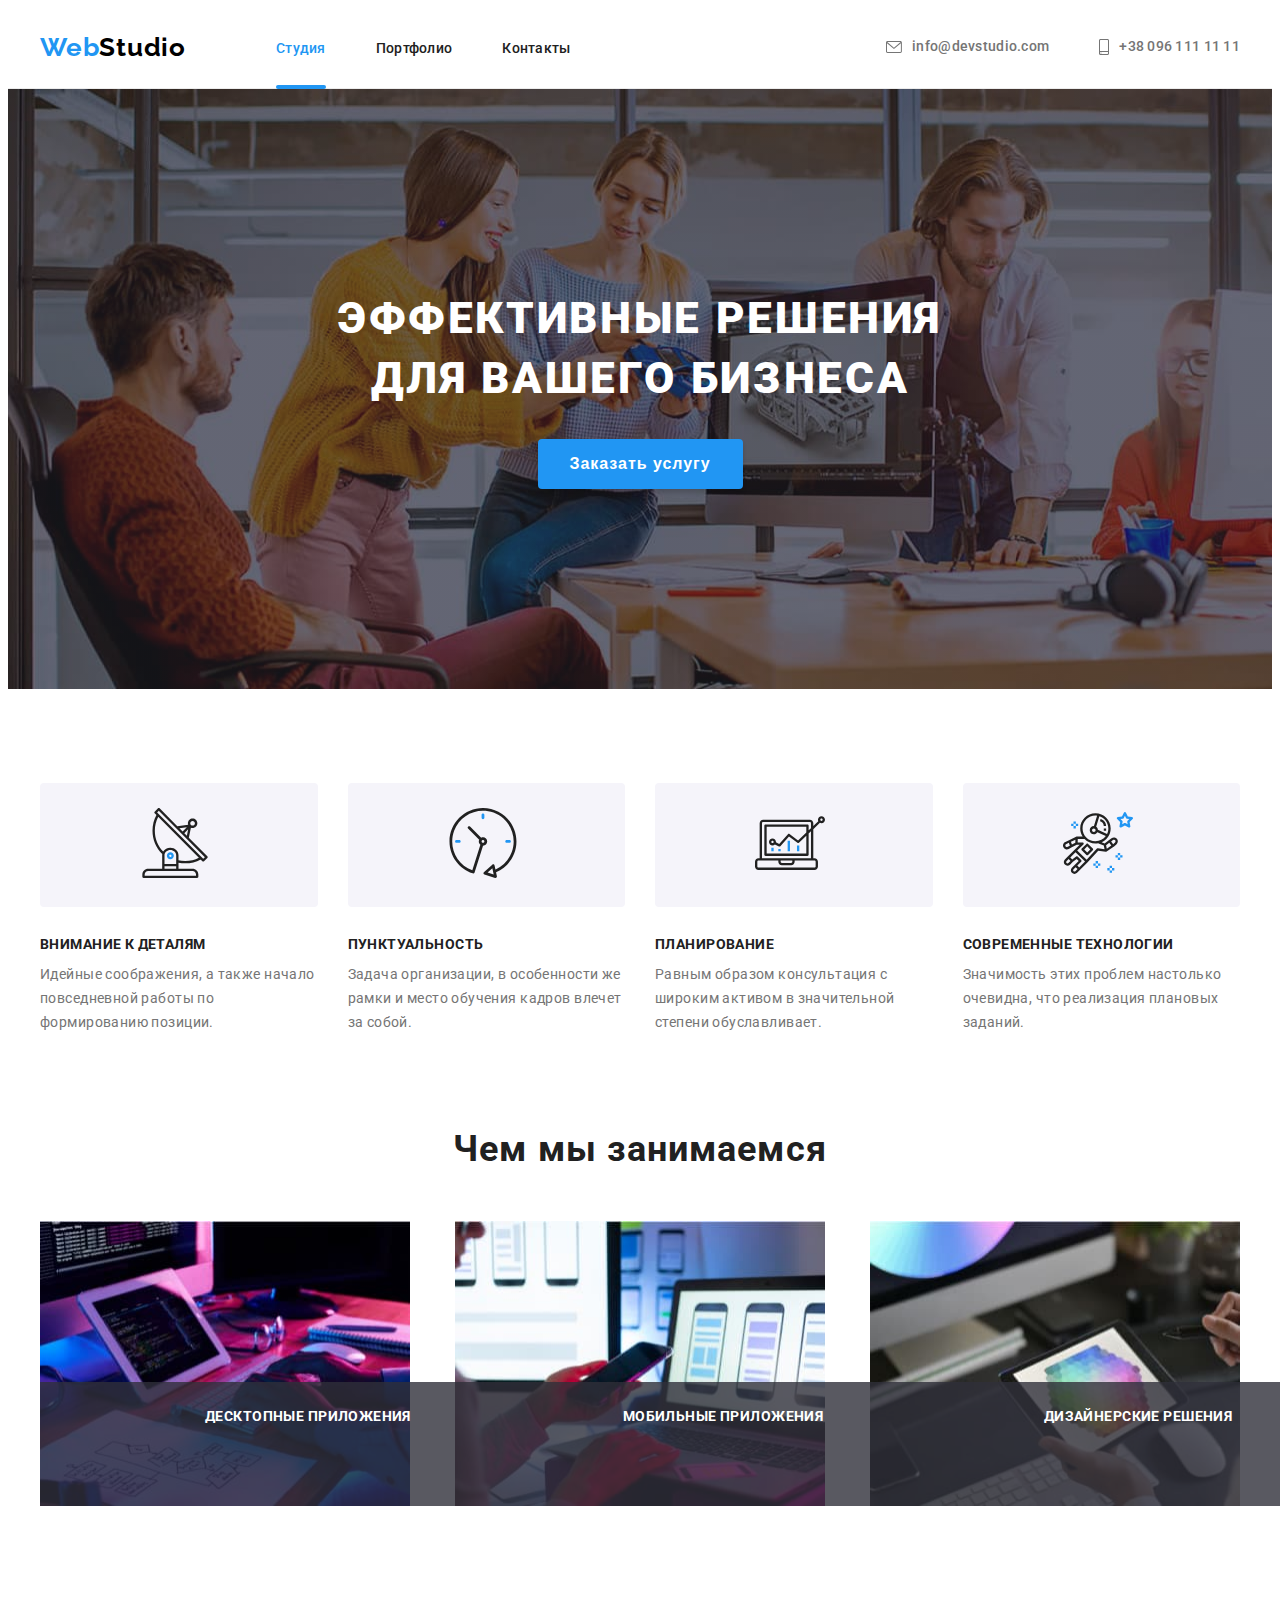
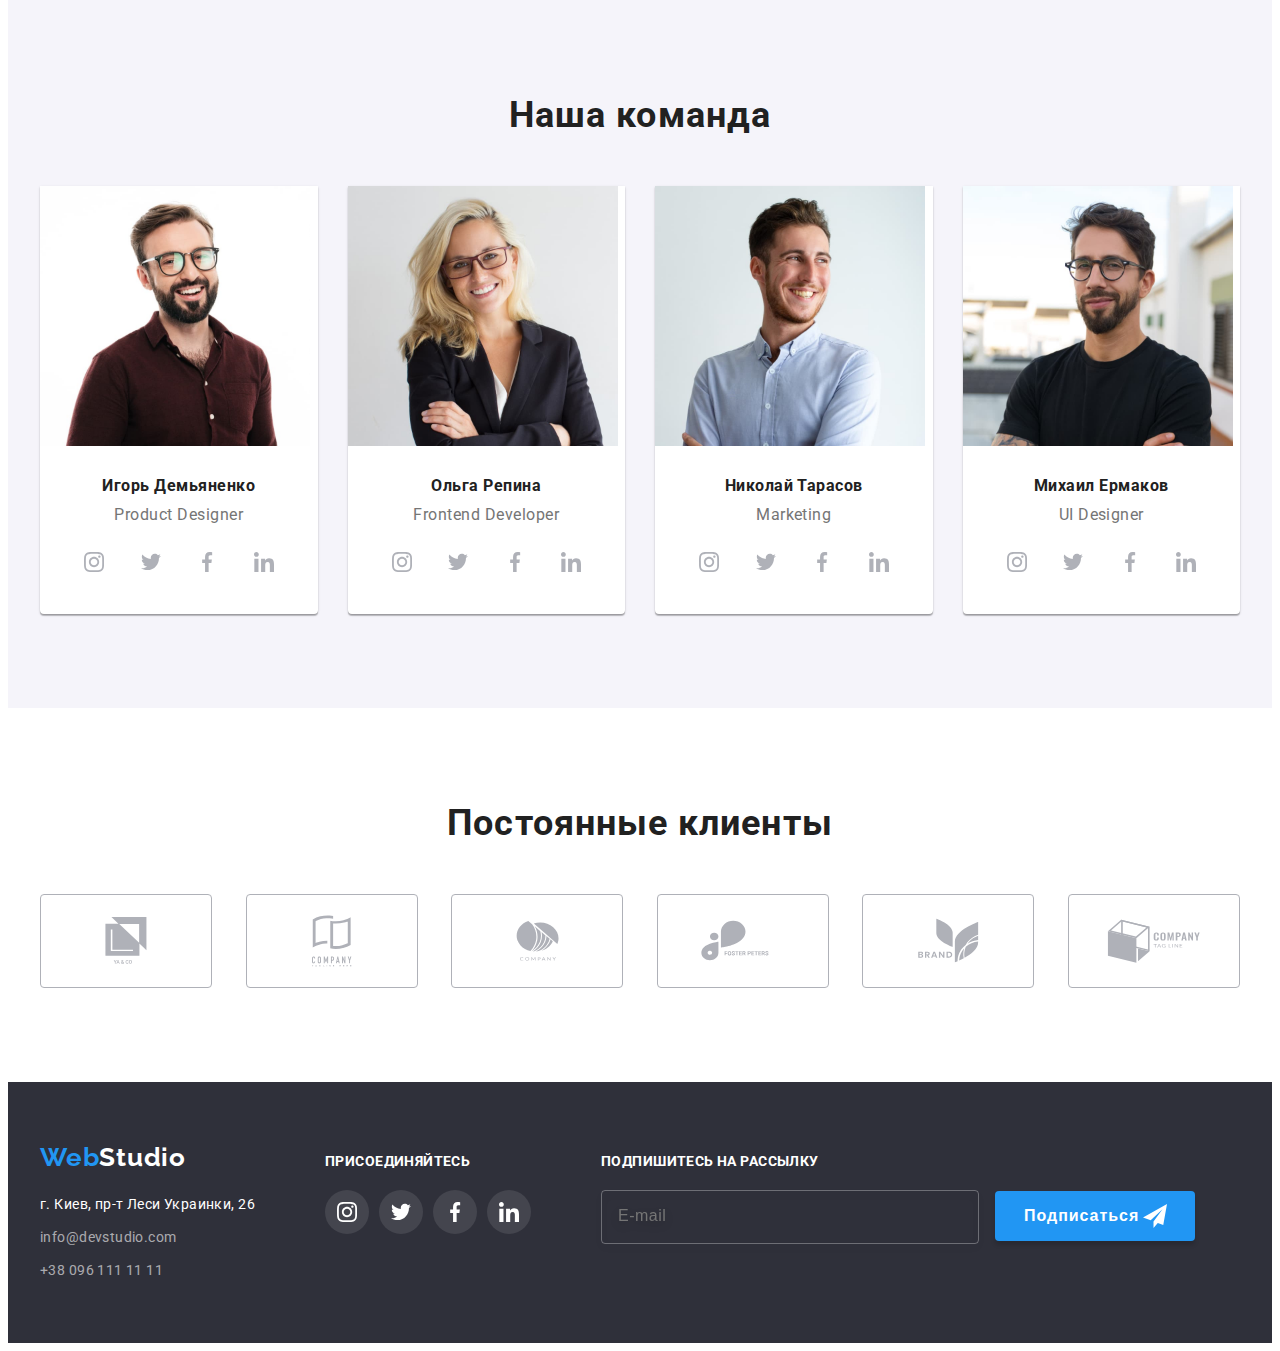
<file: index.html>
<!DOCTYPE html>
<html lang="ru">
  <head>
    <meta charset="UTF-8" />
    <meta http-equiv="X-UA-Compatible" content="IE=edge" />
    <meta name="viewport" content="width=device-width, initial-scale=1.0" />
    <title>WebStudio</title>
    <link rel="preconnect" href="https://fonts.gstatic.com" />
    <link
      href="https://fonts.googleapis.com/css2?family=Oleo+Script&family=Raleway:wght@700&family=Roboto:wght@400;500;700;900&display=swap"
      rel="stylesheet"
    />
    <link rel="stylesheet" href="https://cdnjs.cloudflare.com/ajax/libs/modern-normalize/1.1.0/modern-normalize.min.css"
      integrity="sha512-wpPYUAdjBVSE4KJnH1VR1HeZfpl1ub8YT/NKx4PuQ5NmX2tKuGu6U/JRp5y+Y8XG2tV+wKQpNHVUX03MfMFn9Q=="
      crossorigin="anonymous" referrerpolicy="no-referrer" />
    <link rel="stylesheet" href="./css/main.min.css" />
  </head>

  <body>
    <!-- HEADER-->
      <header class="header">
        <div class="container header__container">
          <nav class="navigation">
            <a class="logo header__logo link" href="./"><span class="logo__accent">Web</span>Studio</a>
            <ul class="site-nav-list list">
              <li class="site-nav-list__item">
                <a class="site-nav-list__link site-nav-list__link_current link" href="./index.html">Студия</a>
              </li>
              <li class="site-nav-list__item">
                <a class="site-nav-list__link link" href="./portfolio.html">Портфолио</a>
              </li>
              <li class="site-nav-list__item">
                <a class="site-nav-list__link link" href="#">Контакты</a>
              </li>
            </ul>
          </nav>
          <ul class="contacts-list list">
            <li class="contacts-list__items">
              <a class="contacts-list__mail-contact link contact-icons" href="mailto:info@devstudio.com">
                <svg class="contacts-list__icon" width="16" height="12">
                <use href="./images/sprite.svg#icon-envelope"></use>
              </svg>info@devstudio.com</a>
            </li>
            <li class="contacts-list__items">
              <a class="contacts-list__tel-link link contact-icons" href="tel:+380961111111">
                <svg class="contacts-list__icon" width="10" height="16">
                <use href="./images/sprite.svg#icon-smartphone"></use>
              </svg>+38 096 111 11 11</a>
            </li>
          </ul>
        </div>
      </header>
    
    

    <main>
      <!-- HERO-->
      <section class="main-section">
      <div class="container">
        <h1 class="hero-title">Эффективные решения для вашего бизнеса</h1>
        <button class="modal-btn" type="button" data-modal-open>Заказать услугу</button>
      </div>
      </section>

      <!-- ADVANTAGES-->
      <section class="section advantages__section">
        <div class="container">
        <h2 class="visually-hidden">Наши преимущества</h2>
        <ul class="advantages-list list">
          <li class="advantages-list__items">
            <div class="advantages-list__icons">
              <svg width="70" height="70">
                <use href="./images/sprite.svg#icon-antenna"></use>
              </svg>
            </div>
            <h3 class="secondary-titles advantages-list__title">Внимание к деталям</h3>
            <p class="advantages-list__description">
              Идейные соображения, а также начало повседневной работы по
              формированию позиции.
            </p>
          </li>
          <li class="advantages-list__items">
            <div class="advantages-list__icons">
              <svg width="70" height="70">
                <use href="./images/sprite.svg#icon-clock"></use>
              </svg>
            </div>
            <h3 class="secondary-titles advantages-list__title">Пунктуальность</h3>
            <p class="advantages-list__description">
              Задача организации, в особенности же рамки и место обучения кадров
              влечет за собой.
            </p>
          </li>
          <li class="advantages-list__items">
            <div class="advantages-list__icons">
              <svg width="70" height="70">
                <use href="./images/sprite.svg#icon-diagram"></use>
              </svg>
            </div>
            <h3 class="secondary-titles advantages-list__title">Планирование</h3>
            <p class="advantages-list__description">
              Равным образом консультация с широким активом в значительной
              степени обуславливает.
            </p>
          </li>
          <li class="advantages-list__items">
            <div class="advantages-list__icons">
              <svg width="70" height="70">
                <use href="./images/sprite.svg#icon-astronaut"></use>
              </svg>
            </div>
            <h3 class="secondary-titles advantages-list__title">Современные технологии</h3>
            <p class="advantages-list__description">
              Значимость этих проблем настолько очевидна, что реализация
              плановых заданий.
            </p>
          </li>
        </ul>
        </div>
      </section>
      

      <!--ABOUT-->
      <section class="section about-section">
        <div class="container">
        <h2 class="title">Чем мы занимаемся</h2>
        <ul class="images-list list">
          <li class="about-list items">
            <img
              class="image-list"
              src="./images/box1.jpg"
              alt="мужчина печатает код на ноутбуке"
              width="370"
              height="285"
            />
            <p class="about-overlay">десктопные приложения</p>
          </li>
          <li class="about-list items">
            <img
              class="image-list"
              src="./images/box2.jpg"
              alt="синхронизация телефона с ноутбуком"
              width="370"
              height="285"
            />
            <p class="about-overlay">мобильные приложения</p>
          </li>
          <li class="about-list items">
            <img
              class="image-list"
              src="./images/box3.jpg"
              alt="веб-рисунок с помощью планшета"
              width="370"
              height="285"
            />
            <p class="about-overlay">дизайнерские решения</p>
          </li>
        </ul>
      </div>
      </section>

      <!--TEAM-->
      <section class="team-list section">
        <div class="container">
        <h2 class="team-list-title">Наша команда</h2>
        <ul class="photos-list list">
          <li class="photo-items">
            <img
              class="photo-list"
              src="./images/Fotos/igor.jpg"
              alt="Игорь Демьяненко"
              width="270"
              height="260"
            />
            <h3 class="secondary-titles name-list">Игорь Демьяненко</h3>
            <p class="job-desc" lang="en">Product Designer</p>
              <ul class="social-list">
                <li class="social-link-list list">
                  <a class="social-links link" href="#">
                    <svg class="sl-icons-list" width="20" height="20">
                      <use class="social-items" href="./images/sprite.svg#icon-instagram"></use>
                    </svg>
                  </a>
                </li>
                <li class="social-link-list list">
                  <a class="social-links link" href="#">
                    <svg class="sl-icons-list" width="20" height="20">
                      <use class="social-items" href="./images/sprite.svg#icon-twitter"></use>
                    </svg>
                  </a>
                </li>
                <li class="social-link-list list">
                  <a class="social-links link" href="#">
                    <svg class="sl-icons-list" width="20" height="20">
                      <use class="social-items" href="./images/sprite.svg#icon-facebook"></use>
                    </svg>
                  </a>
                </li>
                <li class="social-link-list list">
                  <a class="social-links link" href="#">
                    <svg class="sl-icons-list" width="20" height="20">
                      <use class="social-items" href="./images/sprite.svg#icon-linkedin"></use>
                    </svg>
                  </a>
                </li>
              </ul>
          </li>
          <li class="photo-items">
            <img
              class="photo-list"
              src="./images/Fotos/olga.jpg"
              alt="Ольга Репина"
              width="270"
              height="260"
            />
            <h3 class="secondary-titles name-list">Ольга Репина</h3>
            <p class="job-desc" lang="en">Frontend Developer</p>
            <ul class="social-list">
              <li class="social-link-list list">
                <a class="social-links link" href="#">
                  <svg class="sl-icons-list" width="20" height="20">
                    <use class="social-items" href="./images/sprite.svg#icon-instagram"></use>
                  </svg>
                </a>
              </li>
              <li class="social-link-list list">
                <a class="social-links link" href="#">
                  <svg class="sl-icons-list" width="20" height="20">
                    <use class="social-items" href="./images/sprite.svg#icon-twitter"></use>
                  </svg>
                </a>
              </li>
              <li class="social-link-list list">
                <a class="social-links link" href="#">
                  <svg class="sl-icons-list" width="20" height="20">
                    <use class="social-items" href="./images/sprite.svg#icon-facebook"></use>
                  </svg>
                </a>
              </li>
              <li class="social-link-list list">
                <a class="social-links link" href="#">
                  <svg class="sl-icons-list" width="20" height="20">
                    <use class="social-items" href="./images/sprite.svg#icon-linkedin"></use>
                  </svg>
                </a>
              </li>
            </ul>
          </li>
          <li class="photo-items">
            <img
              class="photo-list"
              src="./images/Fotos/nikolai.jpg"
              alt="Николай Тарасов"
              width="270"
              height="260"
            />
            <h3 class="secondary-titles name-list">Николай Тарасов</h3>
            <p class="job-desc" lang="en">Marketing</p>
            <ul class="social-list">
              <li class="social-link-list list">
                <a class="social-links link" href="#">
                  <svg class="sl-icons-list" width="20" height="20">
                    <use class="social-items" href="./images/sprite.svg#icon-instagram"></use>
                  </svg>
                </a>
              </li>
              <li class="social-link-list list">
                <a class="social-links link" href="#">
                  <svg class="sl-icons-list" width="20" height="20">
                    <use class="social-items" href="./images/sprite.svg#icon-twitter"></use>
                  </svg>
                </a>
              </li>
              <li class="social-link-list list">
                <a class="social-links link" href="#">
                  <svg class="sl-icons-list" width="20" height="20">
                    <use class="social-items" href="./images/sprite.svg#icon-facebook"></use>
                  </svg>
                </a>
              </li>
              <li class="social-link-list list">
                <a class="social-links link" href="#">
                  <svg class="sl-icons-list" width="20" height="20">
                    <use class="social-items" href="./images/sprite.svg#icon-linkedin"></use>
                  </svg>
                </a>
              </li>
            </ul>
          </li>
          <li class="photo-items">
            <img
              class="photo-list"
              src="./images/Fotos/mihail.jpg"
              alt="Михаил Ермаков"
              width="270"
              height="260"
            />
            <h3 class="secondary-titles name-list">Михаил Ермаков</h3>
            <p class="job-desc" lang="en">UI Designer</p>
            <ul class="social-list">
              <li class="social-link-list list">
                <a class="social-links link" href="#">
                  <svg class="sl-icons-list" width="20" height="20">
                    <use class="social-items" href="./images/sprite.svg#icon-instagram"></use>
                  </svg>
                </a>
              </li>
              <li class="social-link-list list">
                <a class="social-links link" href="#">
                  <svg class="sl-icons-list" width="20" height="20">
                    <use class="social-items" href="./images/sprite.svg#icon-twitter"></use>
                  </svg>
                </a>
              </li>
              <li class="social-link-list list">
                <a class="social-links link" href="#">
                  <svg class="sl-icons-list" width="20" height="20">
                    <use class="social-items" href="./images/sprite.svg#icon-facebook"></use>
                  </svg>
                </a>
              </li>
              <li class="social-link-list list">
                <a class="social-links link" href="#">
                  <svg class="sl-icons-list" width="20" height="20">
                    <use class="social-items" href="./images/sprite.svg#icon-linkedin"></use>
                  </svg>
                </a>
              </li>
            </ul>
          </li>
        </ul>
      </div>
      </section>
    </main>

    <!--CLIENTS-->
    <section class="client-section section">
      <div class="container client-container">
        <h2 class="client-title">Постоянные клиенты</h2>
        <div>
          <ul class="companies-list">
            <li class="companies-list-items">
              <a href="#" class="companies-link">
                <svg class="cmp-list" width="42" height="47">
                  <use href="./images/sprite.svg#icon-yaco"></use>
                </svg>
                </a>
            </li>
            <li class="companies-list-items">
              <a href="#" class="companies-link">
              <svg class="cmp-list" width="40" height="52">
                <use href="./images/sprite.svg#icon-here"></use>
              </svg>
              </a>
            </li>
            <li class="companies-list-items">
              <a href="#" class="companies-link">
              <svg class="cmp-list" width="43" height="41">
                <use href="./images/sprite.svg#icon-company"></use>
              </svg>
              </a>
            </li>
            <li class="companies-list-items">
              <a href="#" class="companies-link">
              <svg class="cmp-list" width="84" height="41">
                <use href="./images/sprite.svg#icon-foster"></use>
              </svg>
              </a>
            </li>
            <li class="companies-list-items">
              <a href="#" class="companies-link">
              <svg class="cmp-list" width="63" height="45">
                <use href="./images/sprite.svg#icon-brand"></use>
              </svg>
              </a>
            </li>
            <li class="companies-list-items">
              <a href="#" class="companies-link">
              <svg class="cmp-list" width="94" height="44">
                <use href="./images/sprite.svg#icon-tagline"></use>
              </svg>
              </a>
            </li>
          </ul>
        </div>
      </div>
    </section>
    
    <!--FOOTER-->
    <footer class="footer-links">
      <div class="footer-container container">
        <div class="nav-container footer-content">
          <a class="logo link footer__logo" href="./"><span class="logo__accent">Web</span><span class="logo-second"></span>Studio</a>
          <address>
            <ul class="nav-list list">
              <li class="nav-list-items">
                <a
                  class="map-nav link"
                  href="https://goo.gl/maps/k7WS8xxfKyD3xpYV7"
                  target="_blank"
                  rel="noopener nooferrer"
                >
                  г. Киев, пр-т Леси Украинки, 26</a
                >
              </li>
              <li class="nav-list-items">
                <a class="nav-list__link link" href="mailto:info@devstudio.com"
                  >info@devstudio.com</a
                >
              </li>
              <li class="nav-list-items">
                <a class="nav-list__link link" href="tel:+380961111111"
                  >+38 096 111 11 11</a
                >
              </li>
            </ul>
          </address>
      </div>
      <div class="join-us-container footer-content">
        <h2 class="join-us-title">присоединяйтесь</h2>
        <ul class="footer-social-list">
          <li class="footer-social-links list">
            <a class="link links-social" href="#">
              <svg width="20" height="20">
                <use href="./images/sprite.svg#icon-instagram"></use>
              </svg>
            </a>
          </li>
          <li class="footer-social-links list">
            <a class="link links-social" href="#">
              <svg width="20" height="20">
                <use href="./images/sprite.svg#icon-twitter"></use>
              </svg>
            </a>
          </li>
          <li class="footer-social-links list">
            <a class="link links-social" href="#">
              <svg width="20" height="20">
                <use href="./images/sprite.svg#icon-facebook"></use>
              </svg>
            </a>
          </li>
          <li class="footer-social-links list">
            <a class="link links-social" href="#">
              <svg width="20" height="20">
                <use href="./images/sprite.svg#icon-linkedin"></use>
              </svg>
            </a>
          </li>
        </ul>
      </div>
      <div class="subscribe-container">
        <p class="subscribe-head">Подпишитесь на рассылку</p>
        <form action="#" class="subscribe-form">
          <input type="email" class="subscribe-input" name="email" placeholder="E-mail" required>
          <button type="submit" class="subscribe-button">Подписаться
            <svg class="subscribe-icon" width="24" height="24">
              <use href="./images/sprite.svg#icon-send"></use>
            </svg>
          </button>
        </form>
      </div>
    </div>
    </footer>

    <div class="backdrop is-hidden" data-modal>
      <div class="modal">
        <div class="close-button" data-modal-close>
          <svg width="18" height="18">
            <use href="./images/sprite.svg#icon-close"></use>
          </svg>
        </div>
        <form class="modal-form" action="#">
          <p class="modal-form-head">Оставьте свои данные, мы вам перезвоним</p>
          <label class="modal-form-field">
            <span class="modal-form-field__desc">Имя</span>
            <span class="modal-form-input-wrapper">
              <input type="text" class="modal-form-input" name="Имя" minlength="2" pattern="[a-zA-Zа-яёА-ЯЁ]+" title="Имя должно содержать символы кириллицы или латиницы" required>
              <svg class="modal-form-icon" width="18" height="18">
                <use href="./images/sprite.svg#icon-person"></use>
              </svg>
            </span>
          </label>
          <label class="modal-form-field">
            <span class="modal-form-field__desc">Телефон</span>
            <span class="modal-form-input-wrapper">
              <input type="tel" class="modal-form-input" name="Телефон" pattern="[0-9]{3}-[0-9]{3}-[0-9]{2}-[0-9]{2}" title="093-000-00-00" required>
              <svg class="modal-form-icon" width="18" height="18">
                <use href="./images/sprite.svg#icon-phone-black-18dp-1"></use>
              </svg>
            </span>
          </label>
          <label class="modal-form-field">
            <span class="modal-form-field__desc">Почта</span>
            <span class="modal-form-input-wrapper">
              <input type="email" class="modal-form-input" name="Почта" required>
              <svg class="modal-form-icon" width="18" height="18">
                <use href="./images/sprite.svg#icon-email-black"></use>
              </svg>
            </span>
          </label>
          <label class="modal-form-field">
            <span class="modal-form-field__desc">Коментарий</span>
            <textarea class="modal-form-message" name="comment" id="" placeholder="Введите текст"></textarea>
          </label>
          <input class="modal-form-checkbox visually-hidden" type="checkbox" id="accept-policy">
          <label for="accept-policy" class="modal-form-checkbox-label">Соглашаюсь с рассылкой и принимаю&nbsp;<a href="#" class="modal-form-label-link">Условия договора</a>
          </label>
          <button class="modal-form-button" type="submit">Отправить</button>
        </form>
      </div>
    </div>

    <script src="./js/modal.js"></script>
  </body>
</html>
</file>
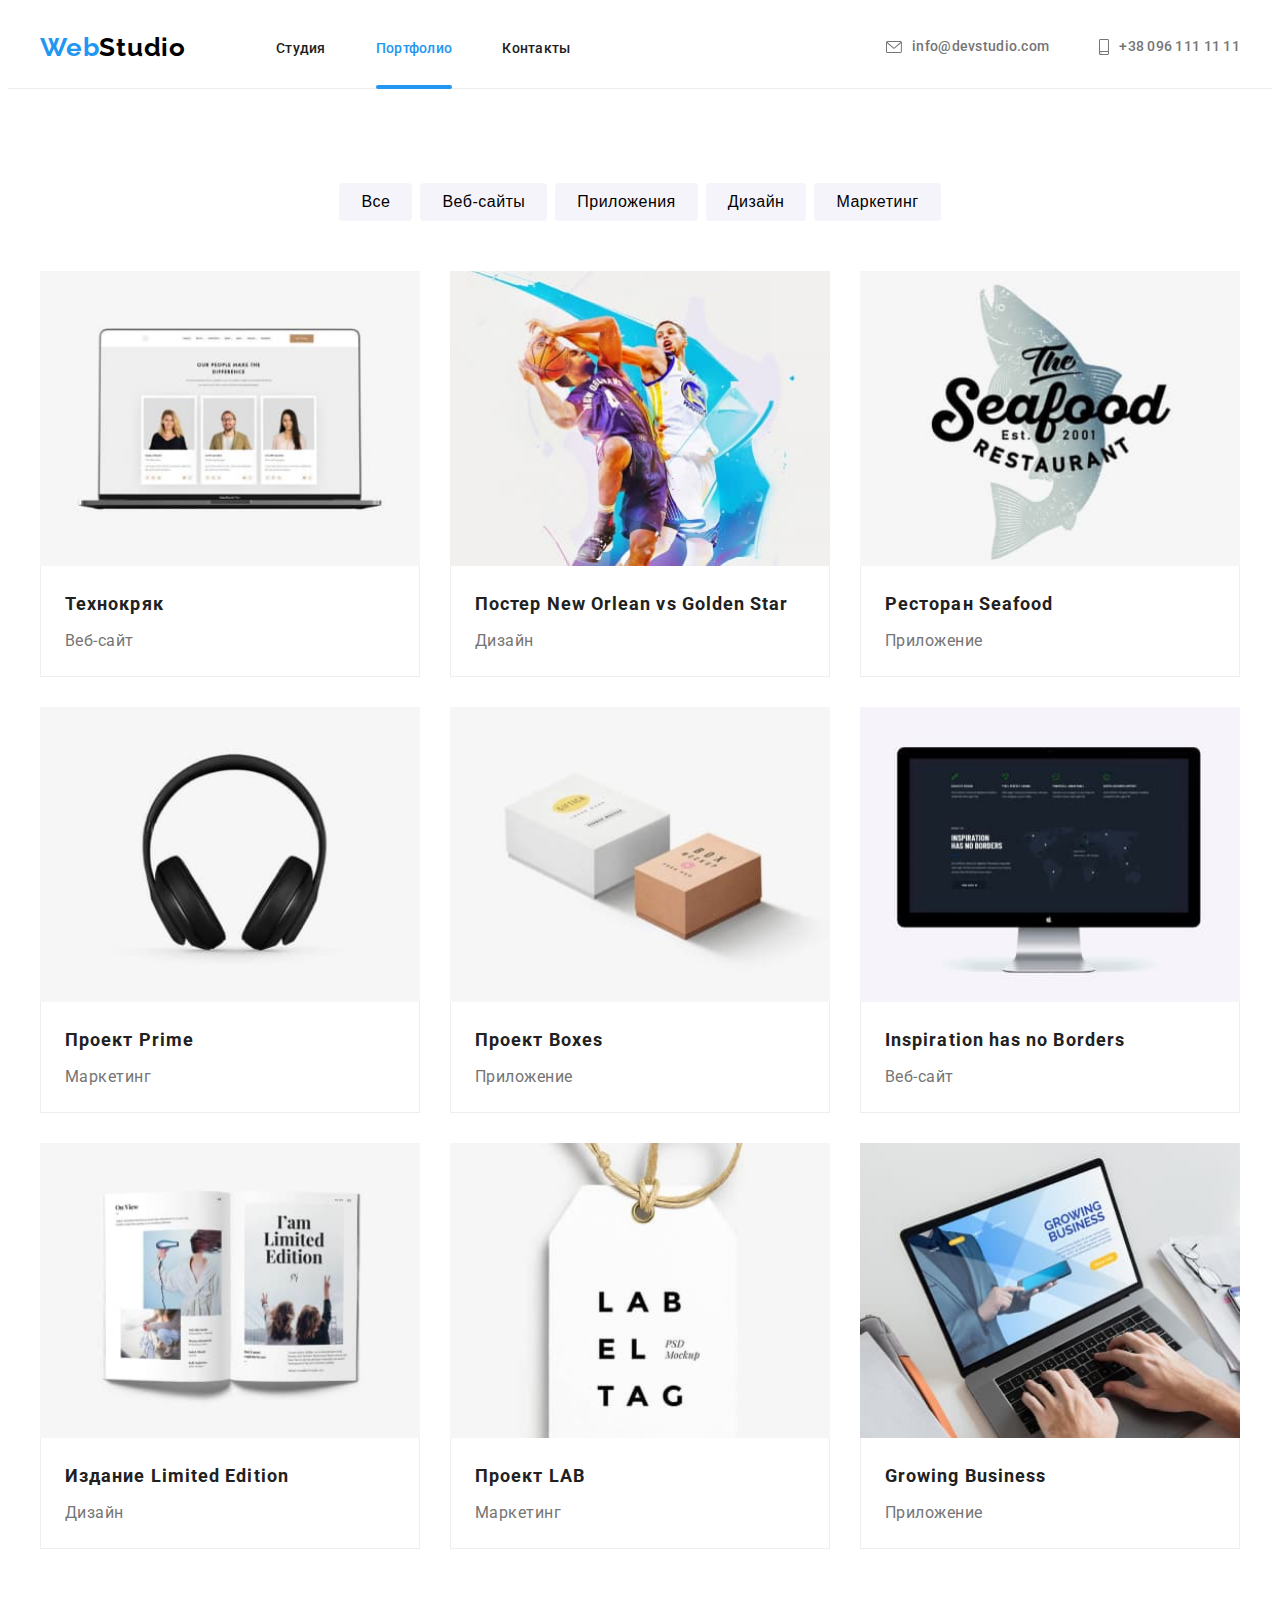
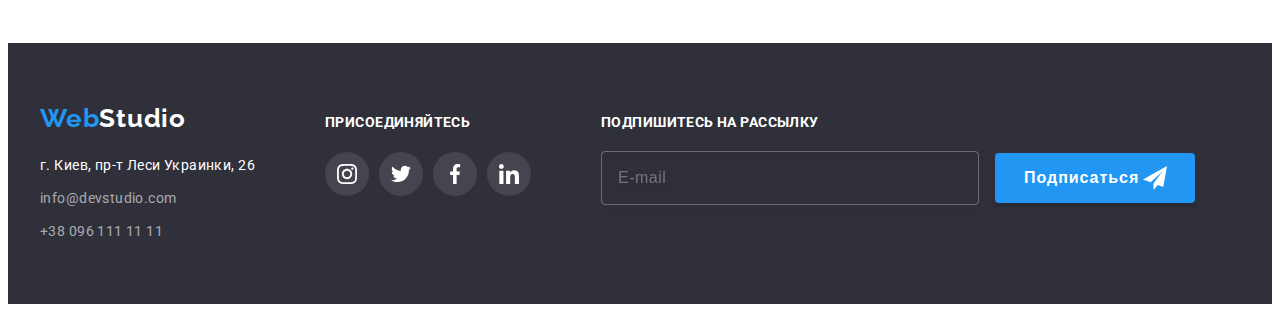
<file: portfolio.html>
<!DOCTYPE html>
<html lang="ru">
  <head>
    <meta charset="UTF-8" />
    <meta http-equiv="X-UA-Compatible" content="IE=edge" />
    <meta name="viewport" content="width=device-width, initial-scale=1.0" />
    <title>Портфолио</title>
    <link rel="preconnect" href="https://fonts.gstatic.com" />
    <link
      href="https://fonts.googleapis.com/css2?family=Oleo+Script&family=Raleway:wght@700&family=Roboto:wght@400;500;700;900&display=swap"
      rel="stylesheet"
    />
    <link rel="stylesheet" href="https://cdnjs.cloudflare.com/ajax/libs/modern-normalize/1.1.0/modern-normalize.min.css"
      integrity="sha512-wpPYUAdjBVSE4KJnH1VR1HeZfpl1ub8YT/NKx4PuQ5NmX2tKuGu6U/JRp5y+Y8XG2tV+wKQpNHVUX03MfMFn9Q=="
      crossorigin="anonymous" referrerpolicy="no-referrer" />
    <link rel="stylesheet" href="./css/main.min.css" />
  </head>

  <body>
    <!-- HEADER-->
    <header class="header">
      <div class="container header__container">
      <nav class="navigation">
        <a class="logo header__logo link" href="./"><span class="logo__accent">Web</span>Studio</a>
        <ul class="site-nav-list list">
          <li class="site-nav-list__item">
            <a class="site-nav-list__link link" href="./index.html">Студия</a>
          </li>
          <li class="site-nav-list__item">
            <a class="site-nav-list__link site-nav-list__link_current link" href="./portfolio.html"
              >Портфолио</a
            >
          </li>
          <li class="site-nav-list__item">
            <a class="site-nav-list__link link" href="#">Контакты</a>
          </li>
        </ul>
      </nav>
      <ul class="contacts-list list">
        <li class="contacts-list__items">
          <a class="contacts-list__mail-contact link contact-icons" href="mailto:info@devstudio.com"
            >
            <svg class="contacts-list__icon" width="16" height="12">
              <use href="./images/sprite.svg#icon-envelope"></use>
            </svg>info@devstudio.com</a
          >
        </li>
        <li class="contacts-list__items">
          <a class="contacts-list__tel-link link contact-icons" href="tel:+380961111111"
            >
            <svg class="contacts-list__icon" width="10" height="16">
              <use href="./images/sprite.svg#icon-smartphone"></use>
            </svg>+38 096 111 11 11</a
          >
        </li>
      </ul>
      </div>
    </header>

    <main>
      <!-- PAGE NAVIGATION -->      
      <section class="section">
        <div class="container">
        <h1 class="visually-hidden">"Portfolio"</h1>
        <ul class="buttons-list list">
          <li class="btn-items"><button class="menu-buttons" type="button">Все</button></li>
          <li class="btn-items"><button class="menu-buttons" type="button">Веб-сайты</button></li>
          <li class="btn-items">
            <button class="menu-buttons" type="button">Приложения</button>
          </li>
          <li class="btn-items"><button class="menu-buttons" type="button">Дизайн</button></li>
          <li class="btn-items"><button class="menu-buttons" type="button">Маркетинг</button></li>
        </ul>

        <!-- OUR PROJECTS -->
        <ul class="work-list list">
          <li class="work-list-items">
            <a class="link projects-links" href="#">
              <div class="img-wrapper">
              <img class="img-list"
                src="./images/projects/laptop.jpg"
                alt="ноутбук с тремя фото"
                width="370"
                height="295"
              />
              <p class="overlay">Технокряк это современная площадка распространения коронавируса. Компании используют эту платформу для цифрового
              шпионажа и атак на защищённые сервера конкурентов.</p>
              </div>
              <div class="projects-desc">
              <h2 class="projects-list">Технокряк</h2>
              <p class="product-desc">Веб-сайт</p>
            </div>
            </a>
          </li>
          <li class="work-list-items">
            <a class="link projects-links" href="#">
              <div class="img-wrapper">
                <img class="img-list" src="./images/projects/basketball.jpg" alt="два мужчины играют в баскетбол" width="370"
                  height="295" />
                <p class="overlay">Технокряк это современная площадка распространения коронавируса. Компании используют эту платформу
                  для цифрового
                  шпионажа и атак на защищённые сервера конкурентов.</p>
              </div>
              <div class="projects-desc">
              <h2 class="projects-list">Постер <span lang="en">New Orlean vs Golden Star</span>
              </h2>
              <p class="product-desc">Дизайн</p>
            </div>
            </a>
          </li>
          <li class="work-list-items">
            <a class="link projects-links" href="#">
              <div class="img-wrapper">
                <img class="img-list" src="./images/projects/seafood.jpg" alt="логотип the sea food restaurant" width="370"
                  height="295" />
                <p class="overlay">Технокряк это современная площадка распространения коронавируса. Компании используют эту платформу
                  для цифрового
                  шпионажа и атак на защищённые сервера конкурентов.</p>
              </div>
              <div class="projects-desc">
              <h2 class="projects-list">
                Ресторан <span lang="en">Seafood </span>
              </h2>
              <p class="product-desc">Приложение</p>
            </div>
            </a>
          </li>
          <li class="work-list-items">
            <a class="link projects-links" href="#">
              <div class="img-wrapper">
                <img class="img-list" src="./images/projects/earphones.jpg" alt="наушники" width="370" height="295" />
                <p class="overlay">Технокряк это современная площадка распространения коронавируса. Компании используют эту платформу
                  для цифрового
                  шпионажа и атак на защищённые сервера конкурентов.</p>
              </div>
              <div class="projects-desc">
              <h2 class="projects-list">Проект <span lang="en">Prime</span></h2>
              <p class="product-desc">Маркетинг</p>
            </div>
            </a>
          </li>
          <li class="work-list-items">
            <a class="link projects-links" href="#">
              <div class="img-wrapper">
                <img class="img-list" src="./images/projects/boxes.jpg" alt="две коробки" width="370" height="295" />
                <p class="overlay">Технокряк это современная площадка распространения коронавируса. Компании используют эту платформу
                  для цифрового
                  шпионажа и атак на защищённые сервера конкурентов.</p>
              </div>
              <div class="projects-desc">
              <h2 class="projects-list">Проект <span lang="en">Boxes</span></h2>
              <p class="product-desc">Приложение</p>
            </div>
            </a>
          </li>
          <li class="work-list-items">
            <a class="link projects-links" href="#">
              <div class="img-wrapper">
                <img class="img-list" src="./images/projects/computer.jpg" alt="монитор" width="370" height="295" />
                <p class="overlay">Технокряк это современная площадка распространения коронавируса. Компании используют эту платформу
                  для цифрового
                  шпионажа и атак на защищённые сервера конкурентов.</p>
              </div>
              <div class="projects-desc">
              <h2 class="projects-list" lang="en">
                Inspiration has no Borders
              </h2>
              <p class="product-desc">Веб-сайт</p>
            </div>
            </a>
          </li>
          <li class="work-list-items">
            <a class="link projects-links" href="#">
              <div class="img-wrapper">
                <img class="img-list" src="./images/projects/magazine.jpg" alt="журнал" width="370" height="295" />
                <p class="overlay">Технокряк это современная площадка распространения коронавируса. Компании используют эту платформу
                  для цифрового
                  шпионажа и атак на защищённые сервера конкурентов.</p>
              </div>
              <div class="projects-desc">
              <h2 class="projects-list">
                Издание <span lang="en">Limited Edition</span>
              </h2>
              <p class="product-desc">Дизайн</p>
            </div>
            </a>
          </li>
          <li class="work-list-items">
            <a class="link projects-links" href="#">
              <div class="img-wrapper">
                <img class="img-list" src="./images/projects/labeltag.jpg" alt="бирка с названием проекта" width="370" height="295" />
                <p class="overlay">Технокряк это современная площадка распространения коронавируса. Компании используют эту платформу
                  для цифрового
                  шпионажа и атак на защищённые сервера конкурентов.</p>
              </div>
              <div class="projects-desc">
              <h2 class="projects-list">Проект <span lang="en">LAB</span></h2>
              <p class="product-desc">Маркетинг</p>
            </div>
            </a>
          </li>
          <li class="work-list-items">
            <a class="link projects-links" href="#">
              <div class="img-wrapper">
                <img class="img-list" src="./images/projects/growingbusiness.jpg" alt="мужчина печатает на ноутбуке" width="370"
                  height="295" />
                <p class="overlay">Технокряк это современная площадка распространения коронавируса. Компании используют эту платформу
                  для цифрового
                  шпионажа и атак на защищённые сервера конкурентов.</p>
              </div>
              <div class="projects-desc">
              <h2 class="projects-list" lang="en">Growing Business</h2>
              <p class="product-desc">Приложение</p>
            </div>
            </a>
          </li>
        </ul>
        </div>
      </section>
    </main>

    <!--FOOTER-->
    <footer class="footer-links">
      <div class="footer-container container">
        <div class="nav-container footer-content">
          <a class="logo link footer__logo" href="./"><span class="logo__accent">Web</span><span class="logo-second">Studio</span></a>
          <address>
            <ul class="nav-list list">
              <li class="nav-list-items">
                <a
                  class="map-nav link"
                  href="https://goo.gl/maps/k7WS8xxfKyD3xpYV7"
                  target="_blank"
                  rel="noopener nooferrer"
                >
                  г. Киев, пр-т Леси Украинки, 26</a
                >
              </li>
              <li class="nav-list-items">
                <a class="nav-list__link link" href="mailto:info@devstudio.com"
                  >info@devstudio.com</a
                >
              </li>
              <li class="nav-list-items">
                <a class="nav-list__link link" href="tel:+380961111111"
                  >+38 096 111 11 11</a
                >
              </li>
            </ul>
          </address>
      </div>
            <div class="join-us-container footer-content">
              <h2 class="join-us-title">присоединяйтесь</h2>
              <ul class="footer-social-list">
                <li class="footer-social-links list">
                  <a class="link links-social" href="#">
                    <svg width="20" height="20">
                      <use href="./images/sprite.svg#icon-instagram"></use>
                    </svg>
                  </a>
                </li>
                <li class="footer-social-links list">
                  <a class="link links-social" href="#">
                    <svg width="20" height="20">
                      <use href="./images/sprite.svg#icon-twitter"></use>
                    </svg>
                  </a>
                </li>
                <li class="footer-social-links list">
                  <a class="link links-social" href="#">
                    <svg width="20" height="20">
                      <use href="./images/sprite.svg#icon-facebook"></use>
                    </svg>
                  </a>
                </li>
                <li class="footer-social-links list">
                  <a class="link links-social" href="#">
                    <svg width="20" height="20">
                      <use href="./images/sprite.svg#icon-linkedin"></use>
                    </svg>
                  </a>
                </li>
              </ul>
            </div>
            <div class="subscribe-container">
              <p class="subscribe-head">Подпишитесь на рассылку</p>
              <form action="#" class="subscribe-form">
                <input type="email" name="email" class="subscribe-input" placeholder="E-mail" required>
                <button type="submit" class="subscribe-button">Подписаться
                  <svg class="subscribe-icon" width="24" height="24">
                    <use href="./images/sprite.svg#icon-send"></use>
                  </svg>
                </button>
              </form>
            </div>
    </div>
    </footer>
  </body>
</html>
</file>
<file: css/main.min.css>
:root{--accent-color: #2196f3;--main-text-color: #212121;--secondary-text-color: #757575;--acent-text-color: #ffffff;--background-color: #2f303a;--secondary-background-color: #f5f4fa;--icons-color: #afb1b8;--secondary-icons-color: #000;--secondary-bg-color: #188ce8;--timing-function: cubic-bezier(0.4, 0, 0.2, 1)}.visually-hidden{position:absolute !important;clip:rect(1px 1px 1px 1px);clip:rect(1px, 1px, 1px, 1px);padding:0 !important;border:0 !important;height:1px !important;width:1px !important;overflow:hidden}.social-list,.links-social,.footer-social-links,.header__container,.site-nav-list,.contacts-list,.companies-list,.companies-link{display:flex;align-items:center}body{font-family:"Roboto", sans-serif;font-weight:500;color:var(--main-text-color)}h1,h2,h3,h4,h5,h6,p{margin-top:0;margin-bottom:0}ul,ol{margin-top:0;margin-bottom:0;padding-left:0}img{display:block}.list{list-style:none}.link{text-decoration:none}.section{padding-top:94px;padding-bottom:94px}.container{width:1200px;margin:0 auto;padding-left:15px;padding-right:15px}.secondary-titles{margin-bottom:10px}.logo{font-family:"Raleway", sans-serif;font-weight:700;font-size:26px;line-height:1.19;letter-spacing:0.03em;color:var(--secondary-icons-color)}.logo__accent{color:var(--accent-color)}.header__logo{margin-right:90px}.footer__logo{display:block;margin-right:0;margin-bottom:20px;color:var(--acent-text-color)}.backdrop{position:fixed;top:0;left:0;width:100vw;height:100vh;background-color:rgba(0,0,0,0.2);opacity:1;visibility:visible;pointer-events:auto;transition-property:opacity;transition-duration:250ms;transition-timing-function:cubic-bezier(0.4, 0, 0.2, 1);transition-property:visibility;transition-duration:250ms;transition-timing-function:cubic-bezier(0.4, 0, 0.2, 1)}.is-hidden{opacity:0;visibility:hidden;pointer-events:none}.modal{position:absolute;width:528px;height:581px;left:50%;top:50%;padding:40px;transform:translate(-50%, -50%);background:var(--acent-text-color);box-shadow:0px 1px 3px rgba(0,0,0,0.12),0px 1px 1px rgba(0,0,0,0.14),0px 2px 1px rgba(0,0,0,0.2);border-radius:4px}.close-button{position:absolute;display:flex;justify-content:center;align-items:center;content:"";width:30px;height:30px;top:8px;right:8px;border:1px solid #e5e5e5;border-radius:50%;cursor:pointer;background-color:transperent;fill:var(--secondary-icons-color);transition-property:fill;transition-duration:250ms;transition-timing-function:cubic-bezier(0.4, 0, 0.2, 1)}.close-button:focus,.close-button:hover{fill:var(--accent-color)}.modal-form{display:flex;flex-direction:column}.modal-form-head{margin-bottom:12px;font-weight:700;font-size:20px;line-height:1.15;text-align:center;letter-spacing:0.03em;color:var(--main-text-color)}.modal-form-icon{position:absolute;left:12px;top:50%;transform:translateY(-50%)}.modal-form-field__desc{font-weight:400;font-size:12px;line-height:1.17;letter-spacing:0.01em;color:var(--secondary-text-color)}.modal-form-label-link{font-weight:400;font-size:14px;line-height:1.71;letter-spacing:0.03em;text-decoration-line:underline;color:--var(--accent-color)}.modal-form-input{width:100%;height:40px;padding-left:42px;border:1px solid rgba(33,33,33,0.2);border-radius:4px;transition-property:border-color;transition-duration:250ms;transition-timing-function:cubic-bezier(0.4, 0, 0.2, 1);outline:none}.modal-form-input-wrapper{position:relative;display:block;margin-top:4px;margin-bottom:10px}.modal-form-input:focus,.modal-form-input:hover{fill:var(--accent-color);border-color:var(--accent-color)}.modal-form-input:focus+.modal-form-icon,.modal-form-input:hover+.modal-form-icon{fill:var(--accent-color)}.modal-form-message{width:100%;height:120px;padding:12px 16px;margin-top:4px;margin-bottom:20px;resize:none;border-color:var(--accent-color);border:1px solid rgba(33,33,33,0.2);border-radius:4px;outline:none;transition-property:border-color;transition-duration:250ms;transition-timing-function:cubic-bezier(0.4, 0, 0.2, 1)}.modal-form-message:focus,.modal-form-message:hover{border-color:var(--accent-color)}.modal-form-message::placeholder{font-weight:400;font-size:14px;line-height:1.14;letter-spacing:0.01em;color:rgba(117,117,117,0.5)}.modal-form-checkbox-label{display:flex;align-items:center;font-weight:400;font-size:14px;line-height:1.71;letter-spacing:0.03em;color:var(--secondary-text-color);margin-bottom:30px}.modal-form-checkbox-label::before{content:" ";display:block;width:16px;height:15px;border:1px solid var(--secondary-icons-color);box-shadow:0px 4px 4px rgba(0,0,0,0.25);margin-right:8px}.modal-form-checkbox:checked+.modal-form-checkbox-label::before{background-image:url(../images/check.svg);border:none;box-shadow:none}.modal-form-button{display:block;margin:0 auto;padding:10px 55px;font-weight:bold;font-size:16px;line-height:1.88;letter-spacing:0.06em;color:var(--acent-text-color);background-color:var(--accent-color);box-shadow:0px 4px 4px rgba(0,0,0,0.15);border-radius:4px;border:none;cursor:pointer;transition-property:background-color;transition-duration:250ms;transition-timing-function:cubic-bezier(0.4, 0, 0.2, 1)}.modal-form-button:focus,.modal-form-button:hover{background-color:var(--secondary-bg-color)}.modal-btn{font-weight:700;font-size:16px;line-height:1.88;display:block;letter-spacing:0.06em;cursor:pointer;background:var(--accent-color);box-shadow:0px 4px 4px rgba(0,0,0,0.15);border:none;border-radius:4px;color:var(--acent-text-color);text-align:center;padding:10px 32px;margin-left:auto;margin-right:auto;transition-property:background-color;transition-duration:250ms;transition-timing-function:cubic-bezier(0.4, 0, 0.2, 1);transition-property:color;transition-duration:250ms;transition-timing-function:cubic-bezier(0.4, 0, 0.2, 1)}.modal-btn:hover,.modal-btn:focus{background-color:#188ce8;color:var(--acent-text-color)}.social-list{justify-content:space-between;margin-left:32px;margin-right:32px;margin-bottom:30px}.social-link-list{width:44px;height:44px;border-radius:50%}.social-links{width:100%;height:100%;display:flex;justify-content:center;align-items:center;border-radius:50%;fill:var(--icons-color);transition-property:background-color;transition-duration:250ms;transition-timing-function:cubic-bezier(0.4, 0, 0.2, 1);transition-property:fill;transition-duration:250ms;transition-timing-function:cubic-bezier(0.4, 0, 0.2, 1)}.social-links:hover,.social-links:focus{fill:var(--acent-text-color);background-color:var(--accent-color)}.social-links:not(:last-child){margin-right:10px}.links-social{justify-content:center;width:100%;height:100%;border-radius:50%;background-color:rgba(255,255,255,0.1);fill:var(--acent-text-color);transition-property:background-color;transition-duration:250ms;transition-timing-function:cubic-bezier(0.4, 0, 0.2, 1)}.links-social:hover,.links-social:focus{background-color:var(--accent-color)}.social-items:not(:last-child){margin-right:10px}.footer-social-list{display:flex}.footer-social-links{justify-content:center;width:44px;height:44px}.footer-social-links:not(:last-child){margin-right:10px}.header{padding-top:24px;padding-bottom:25px;border-bottom:1px solid #ececec}.navigation{display:flex}.site-nav-list__link_current{color:var(--accent-color)}.site-nav-list__item:not(:last-child){margin-right:50px}.contacts-list{margin-left:auto}.contacts-list__items:first-child{margin-right:50px}.site-nav-list__link{position:relative;font-weight:500;font-size:14px;line-height:1.14;letter-spacing:0.02em;color:var(--main-text-color);transition-property:color;transition-duration:250ms;transition-timing-function:cubic-bezier(0.4, 0, 0.2, 1);padding-top:32px;padding-bottom:32px}.site-nav-list__link:hover,.site-nav-list__link:focus{color:var(--accent-color)}.site-nav-list__link_current{color:var(--accent-color)}.site-nav-list__link_current::after{position:absolute;left:0;bottom:-1px;content:"";width:100%;height:4px;background-color:var(--accent-color);border-radius:2px}.contact-icons{fill:var(--secondary-text-color)}.contact-icons:hover,.contact-icons:focus{fill:var(--accent-color)}.contacts-list__icon{margin-right:10px}.contacts-list__mail-contact{display:flex;justify-content:center;align-items:center;font-weight:500;font-size:14px;line-height:1.14;letter-spacing:0.02em;color:var(--secondary-text-color);transition:color 250ms var(--timing-function)}.contacts-list__mail-contact:hover,.contacts-list__mail-contact:focus{color:var(--accent-color)}.contacts-list__tel-link{display:flex;justify-content:center;align-items:center;font-size:14px;line-height:1.14;letter-spacing:0.02em;color:var(--secondary-text-color);transition:color 250ms var(--timing-function)}.contacts-list__tel-link:hover,.contacts-list__tel-link:focus{color:var(--accent-color)}.main-section{background-color:var(--background-color);max-width:1600px;margin:auto;padding-top:200px;padding-bottom:200px;background-image:linear-gradient(rgba(47,48,58,0.4), rgba(47,48,58,0.4)),url(../images/hero/hero.jpg)}.hero-title{font-weight:900;font-size:44px;line-height:1.36;text-align:center;letter-spacing:0.06em;text-transform:uppercase;color:var(--acent-text-color);max-width:696px;margin-left:auto;margin-right:auto;margin-bottom:30px}.advantages__section{padding-bottom:47px}.advantages-list{display:flex;margin-top:-30px;margin-left:-30px}.advantages-list__items{flex-basis:calc((100% - 120px) / 4);margin-top:30px;margin-left:30px}.advantages-list__title{font-weight:700;font-size:14px;line-height:1.14;letter-spacing:0.03em;text-transform:uppercase}.advantages-list__description{font-weight:400;font-size:14px;line-height:1.71;letter-spacing:0.03em;color:var(--secondary-text-color)}.advantages-list__icons{background-color:var(--secondary-background-color);border-radius:4px;padding:25px 100px;margin-bottom:30px}.about-section{padding-top:47px}.title{font-weight:700;font-size:36px;line-height:1.17;text-align:center;letter-spacing:0.03em;margin-bottom:50px}.about-list{position:relative}.images-list{display:flex;justify-content:space-between}.about-overlay{position:absolute;background-color:rgba(47,48,58,0.8);left:0;bottom:0;width:100%;height:70px;padding:27px 82px 27px 83px;font-weight:700;font-size:14px;line-height:1.14;text-align:center;letter-spacing:0.03em;text-transform:uppercase;color:var(--acent-text-color)}.team-list{background-color:var(--secondary-background-color)}.team-list-title{font-weight:bold;font-size:36px;line-height:1.17;text-align:center;letter-spacing:0.03em;margin-bottom:50px}.photos-list{display:flex;margin-top:-30px;margin-left:-30px}.photo-items{flex-basis:calc((100% - 120px) / 4);margin-top:30px;margin-left:30px;background-color:var(--acent-text-color);box-shadow:0px 1px 3px rgba(0,0,0,0.12),0px 1px 1px rgba(0,0,0,0.14),0px 2px 1px rgba(0,0,0,0.2);border-radius:0px 0px 4px 4px}.photo-list{margin-bottom:30px}.name-list{font-size:16px;line-height:1.19;text-align:center;letter-spacing:0.03em}.job-desc{font-weight:normal;font-size:16px;line-height:1.19;text-align:center;letter-spacing:0.03em;color:var(--secondary-text-color);margin-bottom:16px}.client-title{font-weight:700;font-size:36px;line-height:1.17;text-align:center;letter-spacing:0.03em;color:var(--main-text-color);margin-bottom:50px}.companies-list{justify-content:space-between}.companies-list-items{display:flex}.companies-link{content:"";margin:auto;justify-content:center;fill:var(--icons-color);border:1px solid #afb1b8;border-radius:4px;width:170px;height:92px;transition-property:border;transition-duration:250ms;transition-timing-function:cubic-bezier(0.4, 0, 0.2, 1);transition-property:fill;transition-duration:250ms;transition-timing-function:cubic-bezier(0.4, 0, 0.2, 1)}.companies-link:not(:last-child){margin-right:30px}.companies-link:hover,.companies-link:focus{content:"";fill:var(--accent-color);border:1px solid var(--accent-color);outline:none}.footer-container{display:flex;align-items:baseline;padding-top:60px;padding-bottom:60px}.footer-content:not(:last-child){margin-right:70px}.footer-links{background-color:var(--background-color)}.nav-list__link{font-style:normal;font-weight:400;font-size:14px;line-height:1.71;letter-spacing:0.03em;color:rgba(255,255,255,0.6)}.nav-list-items:not(:last-child){margin-bottom:9px}.map-nav{font-style:normal;font-weight:400;font-size:14px;line-height:1.71;letter-spacing:0.03em;color:var(--acent-text-color)}.join-us-title{font-weight:700;font-size:14px;line-height:1.33;letter-spacing:0.03em;text-transform:uppercase;color:var(--acent-text-color);margin-bottom:20px}.subscribe-head{margin-bottom:20px;font-weight:700;font-size:14px;line-height:1.14;letter-spacing:0.03em;text-transform:uppercase;color:var(--acent-text-color)}.subscribe-input{margin-right:12px;padding-left:16px;width:358px;height:50px;background-color:transparent;border:1px solid rgba(255,255,255,0.3);filter:drop-shadow(0px 4px 4px rgba(0,0,0,0.15));border-radius:4px;color:var(--acent-text-color)}.subscribe-input::placeholder{font-weight:400;font-size:16px;line-height:1.25;letter-spacing:0.03em}.subscribe-button{position:relative;padding:10px 62px 10px 29px;width:200px;height:50px;background-color:var(--accent-color);box-shadow:0px 4px 4px rgba(0,0,0,0.15);border-radius:4px;border:none;cursor:pointer;font-weight:700;font-size:16px;line-height:1.88;letter-spacing:0.06em;color:var(--acent-text-color)}.subscribe-icon{position:absolute;left:148px;top:13px}.buttons-list{display:flex;justify-content:center;margin-bottom:50px}.btn-items:not(:last-child){margin-right:8px}.menu-buttons{font-weight:500;font-size:16px;line-height:1.63;letter-spacing:0.03em;cursor:pointer;background:#f5f4fa;border:none;border-radius:4px;padding:6px 22px;transition-property:color;transition-duration:250ms;transition-timing-function:cubic-bezier(0.4, 0, 0.2, 1);transition-property:background-color;transition-duration:250ms;transition-timing-function:cubic-bezier(0.4, 0, 0.2, 1)}.menu-buttons.current{background-color:var(--accent-color);color:var(--acent-text-color)}.menu-buttons:hover,.menu-buttons:focus{color:var(--acent-text-color);background-color:var(--accent-color);box-shadow:0px 3px 1px rgba(0,0,0,0.1),0px 1px 2px rgba(0,0,0,0.08),0px 2px 2px rgba(0,0,0,0.12)}.work-list{display:flex;flex-wrap:wrap;margin-top:-30px;margin-left:-30px}.work-list-items{margin-top:30px;margin-left:30px;flex-basis:calc((100% - 90px) / 3)}.work-list-items:hover{box-shadow:0px 1px 1px rgba(0,0,0,0.12),0px 4px 4px rgba(0,0,0,0.06),1px 4px 6px rgba(0,0,0,0.16)}.img-wrapper{position:relative;overflow:hidden}.img-list{margin-right:0;width:100%}.projects-links{display:block;position:relative}.projects-links:hover .overlay,.projects-links:focus .overlay{transform:translateY(0%)}.overlay{position:absolute;top:0;left:0;width:100%;height:100%;padding:63px 24px;overflow:auto;background-color:rgba(33,150,243,0.9);transform:translateY(100%);transition-property:transform;transition-duration:250ms;transition-timing-function:cubic-bezier(0.4, 0, 0.2, 1);font-weight:400;font-size:18px;line-height:1.56;letter-spacing:0.03em;color:var(--acent-text-color)}.projects-desc{border:1px solid #eeeeee;border-top:none;padding-left:24px;padding-right:24px;padding-top:20px;padding-bottom:20px}.projects-list{font-weight:700;font-size:18px;line-height:2;letter-spacing:0.06em;color:var(--main-text-color);margin-bottom:4px}.product-desc{font-weight:400;font-size:16px;line-height:1.88;letter-spacing:0.03em;color:var(--secondary-text-color)}
/*# sourceMappingURL=main.min.css.map */
</file>
